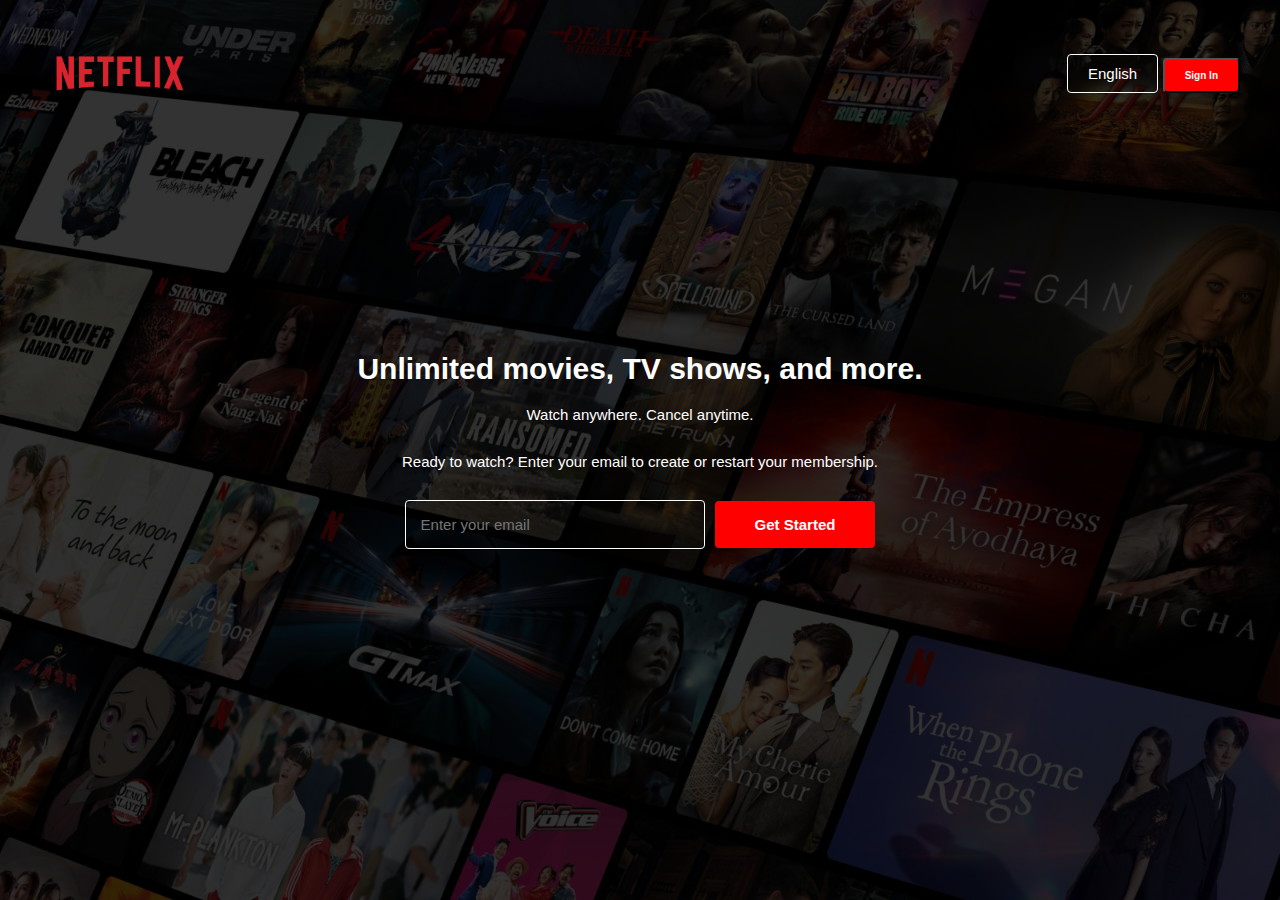
<file: index.html>
<!DOCTYPE html>
<html lang="en">

<head>
    <meta charset="UTF-8">
    <meta name="viewport" content="width=device-width, initial-scale=1.0">
    <title>cc19 Netflix Landing Page</title>
    <link rel="stylesheet" href="./style.css">
</head>

<body>

    <section class="banner">
        <header>
            <div class="nav-container">
                <img src="./Pic/Netflix_Logo_PMS.png" alt="Netflix Logo" class="logo">
                <div class="nav-buttons">
                    <button class="language-btn">English</button>
                    <button class="sign-in-btn">Sign In</button>
                </div>
        </header>
        <div class="banner-content">
            <h1>Unlimited movies, TV shows, and more.</h1>
            <p>Watch anywhere. Cancel anytime.</p>
            <p>Ready to watch? Enter your email to create or restart your membership.</p>

            <div class="email-container">
                <input type="email" placeholder="Enter your email" class="email-input">
                <button class="get-started-btn">Get Started</button>
            </div>
        </div>
    </section>

</body>

</html>
</file>
<file: style.css>
* {
    margin: 0;
    padding: 0;
    box-sizing: border-box;
    font-family: Arial, sans-serif;
}

body {
    margin-top: 0;
    color: white;
}

.banner {
    background-image: 
        linear-gradient(to bottom ,#000000bb, #000000bb,  #000000bb),
        url(./Pic/TH-en-20241202-TRIFECTA-perspective_559d4f51-13d8-472b-9240-facf15b47421_large.jpg);
    background-size: cover;
    background-position: center;
    height: 100vh;
    display: flex;
    justify-content: center;
    align-items: center;
    text-align: center;
    position: relative;
}

header {
    position: absolute;
    top: 20px;
    left: 40px;
    right: 40px;
    padding: 20px 0;
}

.nav-container {
    display: flex;
    justify-content: space-between;
    align-items: center;
}

.logo {
    width: 10em;
}   

.sign-in-btn {
    padding: 10px 20px;
    background-color: red;
    color: white;
    border-radius: 4px;
    cursor: pointer;
    font-weight: bold;
    font-size: 10px;
}

.language-btn {
    border: 1px solid white;
    background: transparent;
    color: white;
    padding: 10px 20px;
    border-radius: 4px;
    font-size: 15px;
}

.banner-content h1,p {
    display: flex;
    justify-content: center;
}

.banner-content h1 {
    font-size: 30px;
    margin-bottom: 20px;
    white-space: nowrap;
}

.banner-content p {
    font-size: 15px;
    margin-bottom: 30px;
    white-space: nowrap;
}

.email-container {
    display: flex;
    justify-content: center;
    align-items: center;
}

.email-input {
    padding: 15px;
    width: 300px;
    margin-right: 10px;
    border: 1px solid white;
    border-radius: 4px;
    color: white;
    font-size: 15px;
    background: transparent;
}

.get-started-btn {
    padding: 15px 40px;
    background-color: red;
    color: white;
    border: none;
    border-radius: 4px;
    font-size: 15px;
    cursor: pointer;
    font-weight: bold;
}
</file>
